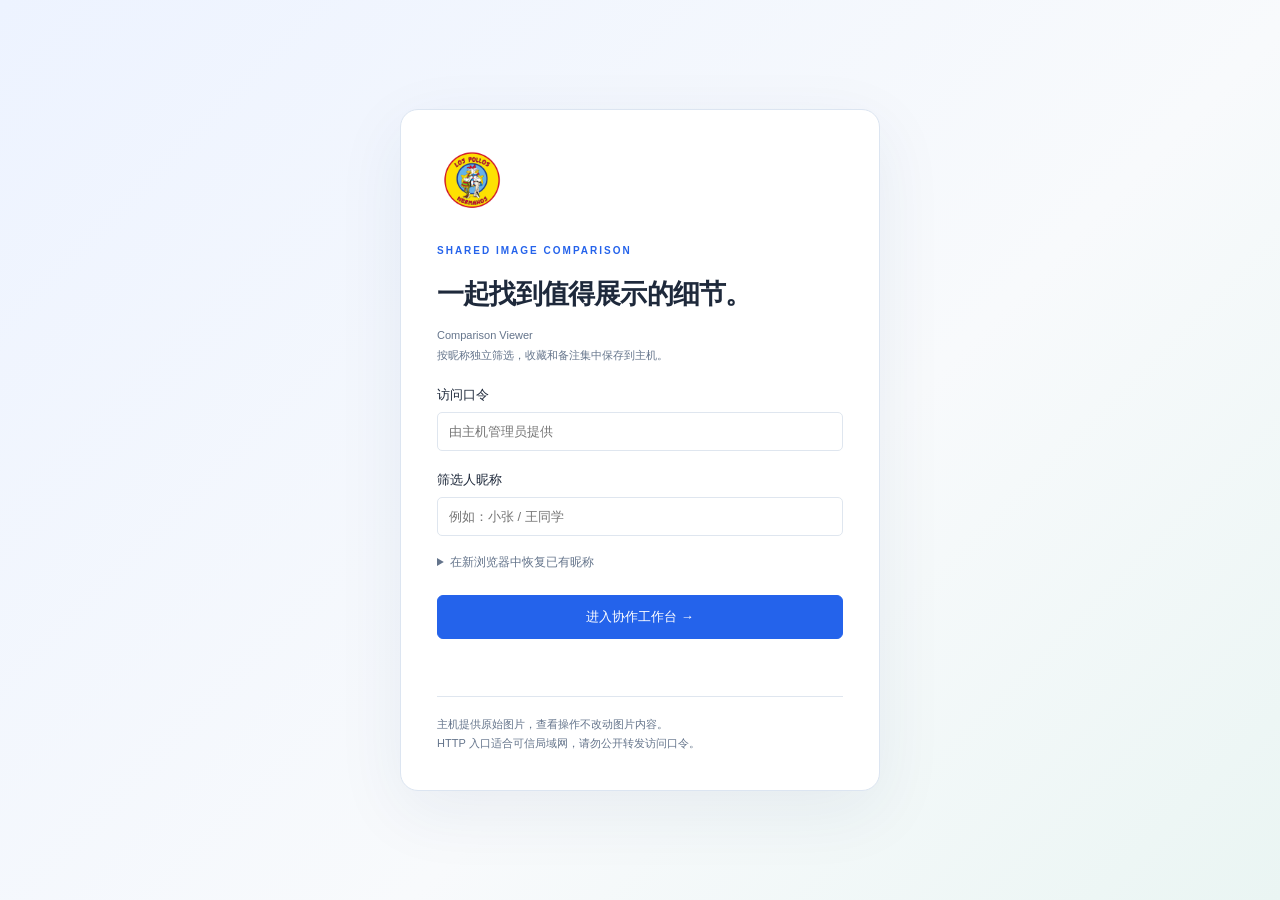
<file: login.html>
<!doctype html>
<html lang="zh-CN"><head><meta charset="utf-8"><meta name="viewport" content="width=device-width,initial-scale=1"><title>加入协作 · Comparison Viewer</title><link rel="icon" type="image/png" href="/assets/brand.png"><link rel="stylesheet" href="css/style.css"><script defer src="js/login.js"></script></head>
<body class="login-page"><main class="login-card"><img class="login-logo" src="/assets/brand.png" alt="Comparison Viewer 标识"><span class="login-eyebrow">SHARED IMAGE COMPARISON</span><h1>一起找到值得展示的细节。</h1><p class="hint">Comparison Viewer<br>按昵称独立筛选，收藏和备注集中保存到主机。</p>
<form id="login-form"><label>访问口令<input id="access-code" type="password" required maxlength="128" autocomplete="off" placeholder="由主机管理员提供"></label><label>筛选人昵称<input id="nickname" required minlength="2" maxlength="24" autocomplete="off" placeholder="例如：小张 / 王同学"></label><details><summary>在新浏览器中恢复已有昵称</summary><label>身份恢复码<input id="recovery-code" type="password" maxlength="128" autocomplete="off" placeholder="首次加入时获得的恢复码"></label><p class="hint">昵称已存在时须填写恢复码，防止他人覆盖你的筛选结果。</p></details><button type="submit" id="login-submit" class="primary">进入协作工作台 →</button></form>
<section id="recovery-card" hidden><h2>请保存你的身份恢复码</h2><p>更换电脑、退出登录或清除浏览器数据后，用相同昵称和恢复码找回你的标记。</p><label>恢复码<input id="new-recovery" readonly></label><button id="save-recovery">下载身份备份</button><button id="enter-viewer" class="primary">进入查看器 →</button></section>
<p id="login-error" role="status"></p><footer class="hint">主机提供原始图片，查看操作不改动图片内容。<br>HTTP 入口适合可信局域网，请勿公开转发访问口令。</footer></main></body></html>
</file>
<file: css/style.css>
:root{color-scheme:light;--bg:#f2f5f9;--panel:#fff;--ink:#1e293b;--muted:#64748b;--line:#dfe6ef;--accent:#2463eb;--soft:#eaf1ff;--image:#e9eef5;--col:240px;--gap:8px;--row-height:240px;font-family:-apple-system,BlinkMacSystemFont,Segoe UI,Microsoft YaHei,sans-serif;font-size:13px}*{box-sizing:border-box}body{margin:0;background:var(--bg);color:var(--ink)}body.dark{color-scheme:dark;--bg:#101724;--panel:#182235;--ink:#e6edf7;--muted:#a0aec0;--line:#304055;--accent:#76a6ff;--soft:#243c64;--image:#0c1320}button,input,select,textarea{font:inherit}button,select{cursor:pointer}button{border:1px solid var(--line);border-radius:6px;background:var(--panel);color:var(--ink);padding:6px 10px;white-space:nowrap}button:hover{background:var(--soft);border-color:var(--accent)}button:disabled{opacity:.45;cursor:default}.primary{background:#2463eb;color:white;border-color:#2463eb}input:not([type=checkbox]):not([type=range]),select,textarea{background:var(--panel);color:var(--ink);border:1px solid var(--line);border-radius:5px;padding:6px;min-width:0}input[type=range]{width:100%;accent-color:var(--accent)}input[type=checkbox]{accent-color:var(--accent)}label{display:flex;align-items:center;gap:6px}kbd{font:11px monospace;background:var(--bg);border:1px solid var(--line);padding:1px 5px;border-radius:3px}.app-header{height:72px;background:var(--panel);border-bottom:1px solid var(--line);display:flex;align-items:center;justify-content:space-between;padding:0 22px;gap:16px}.brand,.header-actions{display:flex;align-items:center;gap:10px}.brand strong{font-size:19px;letter-spacing:-.4px}.brand small{display:block;font-size:11px;color:var(--muted);margin-top:3px}.brand-icon{background:#2463eb;color:white;width:38px;height:38px;border-radius:9px;display:grid;place-content:center;font-weight:700;font-size:19px;position:relative}.brand-icon span{color:#f5ac69;font-size:13px;position:absolute;bottom:3px;right:5px}.badge{font-size:11px;background:var(--soft);color:var(--accent);padding:5px 9px;border-radius:12px}.workspace{display:flex;height:calc(100vh - 72px)}aside{width:228px;flex:none;border-right:1px solid var(--line);background:var(--panel);padding:16px;overflow:auto}aside>label{display:flex;flex-wrap:wrap;margin:14px 0 8px;color:var(--muted);font-size:12px}aside input:not([type=checkbox]),aside select{width:100%}.section-label{font-size:11px;font-weight:700;letter-spacing:1px;text-transform:uppercase;margin:8px 0 10px}.section-label span{float:right;color:var(--muted);font-weight:400;letter-spacing:0}.side-buttons{display:flex;flex-wrap:wrap;gap:6px;margin:10px 0 18px}.side-buttons button{font-size:11px;padding:5px 7px}.method-item{display:flex;align-items:center;gap:6px;padding:7px 3px;border-bottom:1px solid var(--line);cursor:grab}.method-item label{flex:1;font-size:12px}.method-item .handle{color:var(--muted)}.method-item button{font-size:10px;padding:2px 4px}.help,.hint{font-size:11px;color:var(--muted);line-height:1.8}.help{border-top:1px solid var(--line);padding-top:13px;margin-top:18px}.content{min-width:0;flex:1;display:flex;flex-direction:column}.controls{padding:12px 16px;background:var(--panel);border-bottom:1px solid var(--line);display:flex;flex-wrap:wrap;gap:12px;align-items:center;justify-content:space-between}.pager,.view-controls{display:flex;align-items:center;gap:6px;flex-wrap:wrap}.pager input{width:64px}#page-label{min-width:80px;text-align:center;font-variant-numeric:tabular-nums}.view-controls{font-size:11px}.view-controls select{max-width:148px}.view-controls button{font-size:11px;padding:6px 8px}#matrix-scroll{overflow:auto;position:relative;flex:1;padding:0 12px 12px;scrollbar-gutter:stable}#matrix{display:grid;grid-template-columns:148px repeat(var(--count),var(--col));gap:var(--gap);width:max-content;min-width:100%;align-items:stretch}.column-title{position:sticky;top:0;z-index:5;background:var(--panel);border-bottom:2px solid var(--line);height:42px;display:flex;align-items:center;justify-content:center;gap:8px;font-weight:650}.corner{left:0;z-index:7;justify-content:flex-start;font-size:11px;color:var(--muted)}.row-label{position:sticky;left:0;z-index:3;background:var(--panel);border:1px solid var(--line);border-radius:7px;padding:13px 9px;overflow:auto;height:var(--row-height);min-height:var(--row-height)}.sample-number{font-size:10px;color:var(--muted);margin-bottom:9px}.sample-name{font:600 12px Consolas,monospace;overflow-wrap:anywhere;line-height:1.6}.row-label .row-actions{display:flex;gap:5px;margin-top:12px}.star.active{color:#b37400;background:#fff0bd}.row-note{font-size:11px;line-height:1.5;margin-top:10px;white-space:pre-wrap;overflow-wrap:anywhere;max-height:70px;overflow:auto}.tags{color:var(--accent);font-size:10px;margin-top:8px;overflow-wrap:anywhere}.image-cell{height:var(--row-height);border:1px solid var(--line);border-radius:7px;background:var(--panel);overflow:hidden;min-width:0;position:relative}.viewport{position:relative;overflow:hidden;width:100%;height:calc(100% - 28px);background:var(--image);touch-action:none;cursor:grab;outline:none}.viewport:active{cursor:grabbing}.viewport:focus-visible{box-shadow:inset 0 0 0 2px var(--accent)}.viewport img{position:absolute;max-width:none;max-height:none;user-select:none;pointer-events:none;transform-origin:0 0}.placeholder{position:absolute;inset:0;display:flex;align-items:center;justify-content:center;flex-direction:column;gap:8px;font-size:11px;color:var(--muted);text-align:center;padding:12px;background:var(--image)}.placeholder.skeleton{background:linear-gradient(110deg,var(--image),var(--panel),var(--image));background-size:200% 100%}.placeholder.error{color:#d14d43}.cell-tools{height:28px;display:flex;align-items:center;justify-content:space-between;gap:2px;padding:2px 5px;font-size:10px;color:var(--muted)}.cell-tools button{padding:1px 4px;font-size:10px;border:none}.roi-box{position:absolute;border:2px solid #ffb321;background:#ffb32120;pointer-events:none}.status{background:var(--panel);border-top:1px solid var(--line);padding:7px 16px;font:11px Consolas,monospace;display:flex;justify-content:space-between;gap:15px;flex-wrap:wrap;min-height:32px}dialog{color:var(--ink);background:var(--panel);border:1px solid var(--line);border-radius:12px;padding:16px;max-width:95vw;width:480px;max-height:94vh}dialog::backdrop{background:#07132a99}.large-dialog{width:1200px}.dialog-head{display:flex;justify-content:space-between;align-items:center;gap:10px;margin-bottom:12px}.dialog-head small{display:block;color:var(--muted);font-size:11px;margin-top:5px}.dialog-head>button{font-size:21px;border:none;padding:0 8px}.detail-toolbar,.pair-toolbar,.export-options{display:flex;align-items:center;gap:8px;flex-wrap:wrap;margin:10px 0}#detail-image{height:65vh}#detail-image .image-cell{height:100%}#detail-path{width:100%;margin-top:8px;font:11px Consolas,monospace}#note-dialog>label{display:block;margin:12px 0}#note-dialog input,#note-dialog textarea{display:block;width:100%;margin-top:8px}#pair-stage{display:grid;grid-template-columns:1fr 1fr;gap:12px;height:62vh;position:relative}#pair-stage .image-cell{height:100%}#pair-stage.wipe{display:block}#pair-stage.wipe .image-cell{position:absolute;inset:0}#pair-stage.wipe .image-cell:last-child{clip-path:inset(0 0 0 var(--wipe,50%));pointer-events:none}#pair-stage.wipe:after{content:"";position:absolute;top:0;bottom:28px;left:var(--wipe,50%);width:2px;background:#ffb321;pointer-events:none}.export-options label{font-size:12px}#export-width{width:100px}#export-samples{display:flex;gap:10px;flex-wrap:wrap;max-height:150px;overflow:auto;border-block:1px solid var(--line);padding:10px 0}#export-samples label{font:11px Consolas,monospace}#export-preview-area{max-height:55vh;overflow:auto;background:#cbd3df}#export-preview-area canvas{display:block;max-width:100%;height:auto;background:white}#toast{position:fixed;bottom:45px;left:50%;transform:translateX(-50%);background:#17263deF;color:white;padding:10px 18px;border-radius:8px;z-index:100;max-width:80vw;white-space:pre-line;display:none}.empty{grid-column:1/-1;padding:80px;text-align:center;color:var(--muted)}:focus-visible{outline:2px solid var(--accent);outline-offset:2px}[hidden]{display:none!important}@media(max-width:1000px){aside{width:190px;padding:10px}.brand small{display:none}.app-header{padding:0 12px}.header-actions{gap:5px}.header-actions .badge{display:none}.controls{padding:8px}.header-actions button{font-size:11px}}@media(max-width:700px){aside{display:none}.brand strong{font-size:14px}.header-actions #fullscreen{display:none}.brand-icon{display:none}}
:root .method-item{gap:4px}:root .method-item label{font-size:11px;white-space:nowrap;min-width:0}:root .method-item button{padding:2px 3px;flex:none}
.login-page{min-height:100vh;display:grid;place-items:center;padding:32px;background:linear-gradient(135deg,#edf3ff,#f8fafc 60%,#eaf5f3)}.login-card{width:min(480px,100%);background:white;border:1px solid #dce5f1;border-radius:18px;padding:36px;box-shadow:0 20px 70px #18366a12}.login-eyebrow{font-size:10px;font-weight:700;letter-spacing:2px;color:#2563eb}.login-card h1{font-size:27px;line-height:1.45;letter-spacing:-.8px;margin:18px 0 12px}.login-card label{display:block;margin:20px 0 12px}.login-card label input{display:block;width:100%;margin-top:8px;padding:11px!important}.login-card form>.primary{width:100%;margin:24px 0 6px;padding:12px}.login-card details{margin-top:18px;font-size:12px}.login-card summary{cursor:pointer;color:var(--muted)}#login-error{color:#b42318;line-height:1.6;min-height:18px}.login-card footer{border-top:1px solid var(--line);padding-top:18px;margin-top:20px}.login-card #new-recovery{font:15px Consolas,monospace;background:#eef5ff}#recovery-card>button{margin:8px 5px 8px 0}.collab-dialog{width:1000px}.collab-dialog textarea{width:100%;font:13px Consolas,Microsoft YaHei,monospace;line-height:1.8}.collab-dialog details{margin-top:22px}.collab-dialog details label{margin:12px 0}#collaboration-panel{padding-bottom:8px;margin-bottom:18px;border-bottom:1px solid var(--line)}#collaboration-panel>label{display:block;font-size:11px;color:var(--muted)}#mark-view{width:100%;margin-top:6px}#reviewer-name{display:block;overflow-wrap:anywhere}#collab-status{font-size:10px;line-height:1.6;min-height:30px;margin:6px 0}.sync-error{color:#ba342a!important}.review-toggle,.team-count{font-size:10px;margin-top:10px;padding:4px 6px;white-space:normal;text-align:left;display:block;max-width:100%}.review-toggle.reviewed{color:#13704c;background:#e2f5ec;border-color:#9bd4ba}.team-count{color:var(--accent);border:0;background:var(--soft)}.review-card{padding:15px;border:1px solid var(--line);border-radius:8px;margin:12px 0}.review-card>.badge{margin-left:12px}.review-card p{white-space:pre-wrap;overflow-wrap:anywhere;line-height:1.7}.team-table{max-height:48vh;overflow:auto}table{border-collapse:collapse;width:100%;font-size:12px}th,td{padding:10px;text-align:left;border-bottom:1px solid var(--line)}th{position:sticky;top:0;background:var(--panel)}td button{margin:2px 4px 2px 0;font-size:11px}#team-reviewers{display:flex;flex-wrap:wrap;gap:8px;max-height:140px;overflow:auto}.reviewer-stat{border:1px solid var(--line);border-radius:7px;padding:10px;min-width:170px}.reviewer-stat small{display:block;color:var(--muted);margin-top:6px}#team-stats{line-height:1.7}#team-search{min-width:180px;flex:1}#relogin-link{display:block;color:var(--accent);margin:12px 0}.row-label small.hint{display:block;line-height:1.5;margin-top:8px}

.brand-logo{width:42px;height:42px;object-fit:cover;object-position:50% 40%;border-radius:12px;border:1px solid var(--line)}.login-logo{display:block;width:72px;height:72px;object-fit:cover;object-position:50% 40%;border-radius:19px;margin-bottom:24px}.method-item.reference label{color:var(--accent);font-weight:700}.column-title.reference{border-color:var(--accent);color:var(--accent)}

.export-dialog{width:1320px}.export-main-options{gap:12px 20px}.export-main-options>label{display:flex;flex-direction:column;align-items:flex-start;gap:6px}.export-main-options>label:has(input[type=checkbox]){flex-direction:row;align-items:center;margin-top:18px}.export-main-options select{max-width:320px}.export-explanation{padding:12px 15px;background:var(--soft);border:1px solid var(--line);border-radius:8px;font-size:12px;line-height:1.8;margin:15px 0}.export-layout-settings{border:1px solid var(--line);border-radius:8px;padding:12px 14px;margin-bottom:14px}.export-layout-settings summary,#export-diagnostics summary{font-size:12px;cursor:pointer}.export-layout-settings summary span{font-size:10px;color:var(--muted);margin-left:12px}.export-spacing,.export-text-options{gap:12px 20px}.export-spacing input,.export-text-options input[type=number]{width:80px!important}.export-preview-control{font-size:11px;margin-left:auto}.export-plan-summary{font-size:12px;border:1px solid var(--line);background:var(--soft);border-radius:8px;padding:12px 14px;line-height:1.9;margin:12px 0;white-space:pre-line}.export-diagnostic-table{max-height:220px;overflow:auto;margin:10px 0}.export-diagnostic-table table{font-size:11px}.export-diagnostic-table td{font-variant-numeric:tabular-nums}.export-diagnostic-table td:first-child{max-width:320px;overflow-wrap:anywhere}#export-progress{font-size:12px;line-height:1.7;white-space:pre-line;color:var(--muted);margin:10px 0}#export-preview-area{max-height:52vh;margin-top:12px;border:1px solid var(--line);border-radius:5px}#export-preview-area:empty{display:none}#export-preview-area.pixel-preview canvas{max-width:none;width:auto;height:auto}#export-diagnostics{margin:14px 0}@media(max-width:850px){.export-preview-control{margin-left:0}.export-main-options{align-items:flex-start}.export-options>label{font-size:11px}}

.favorite-threshold-label small{display:block;width:100%;font-size:10px;line-height:1.6}.favorite-threshold-label input{width:80px!important}.team-threshold-label{font-size:11px}.team-threshold-label input{width:76px!important}input[aria-invalid=true]{border-color:#c44949!important}.batch-dialog{width:1080px}.batch-description,.batch-summary{font-size:12px;padding:13px 16px;background:var(--soft);border:1px solid var(--line);border-radius:8px;line-height:1.8}.batch-methods{display:flex;flex-wrap:wrap;gap:12px 22px;margin:16px 0 23px}.batch-methods label{font-size:12px}#batch-owner-options{margin:16px 0}#batch-folder-destination label{display:flex;gap:9px;flex-wrap:wrap;font-size:12px}#batch-directory{flex:1;min-width:230px}#batch-progress{width:100%;accent-color:var(--accent);height:9px}#batch-progress-box{border-top:1px solid var(--line);margin-top:18px;padding-top:17px}#batch-progress-text,#batch-result-summary{font-size:12px;line-height:1.8}.batch-error{padding:12px 15px;border:1px solid #efc2c2;background:#fff1f1;color:#a62f2f;border-radius:7px;font-size:12px;white-space:pre-wrap;line-height:1.7}.batch-path-row{display:grid;grid-template-columns:155px 1fr 62px;gap:10px;align-items:center;margin:11px 0}.batch-path-row strong{font-size:12px;overflow-wrap:anywhere}.batch-path-row input{font:11px Consolas,ui-monospace,monospace}#batch-client-directory{margin:18px 0;padding:15px;border:1px solid var(--line);border-radius:8px}#batch-client-directory label{display:block;font-size:12px}#batch-client-root{display:block;width:100%;margin-top:9px}.batch-download{display:inline-block;padding:10px 15px;background:var(--accent);color:#fff;border-radius:7px;text-decoration:none;margin:6px 0 12px}#batch-copy-fallback{width:100%;font:12px Consolas,monospace;line-height:1.7;margin-top:12px}#batch-paths{max-height:310px;overflow:auto}#batch-complete{margin-top:22px;border-top:1px solid var(--line);padding-top:12px}@media(max-width:720px){.batch-path-row{grid-template-columns:1fr 62px}.batch-path-row strong{grid-column:1/-1}.batch-methods{gap:12px 15px}}
</file>
